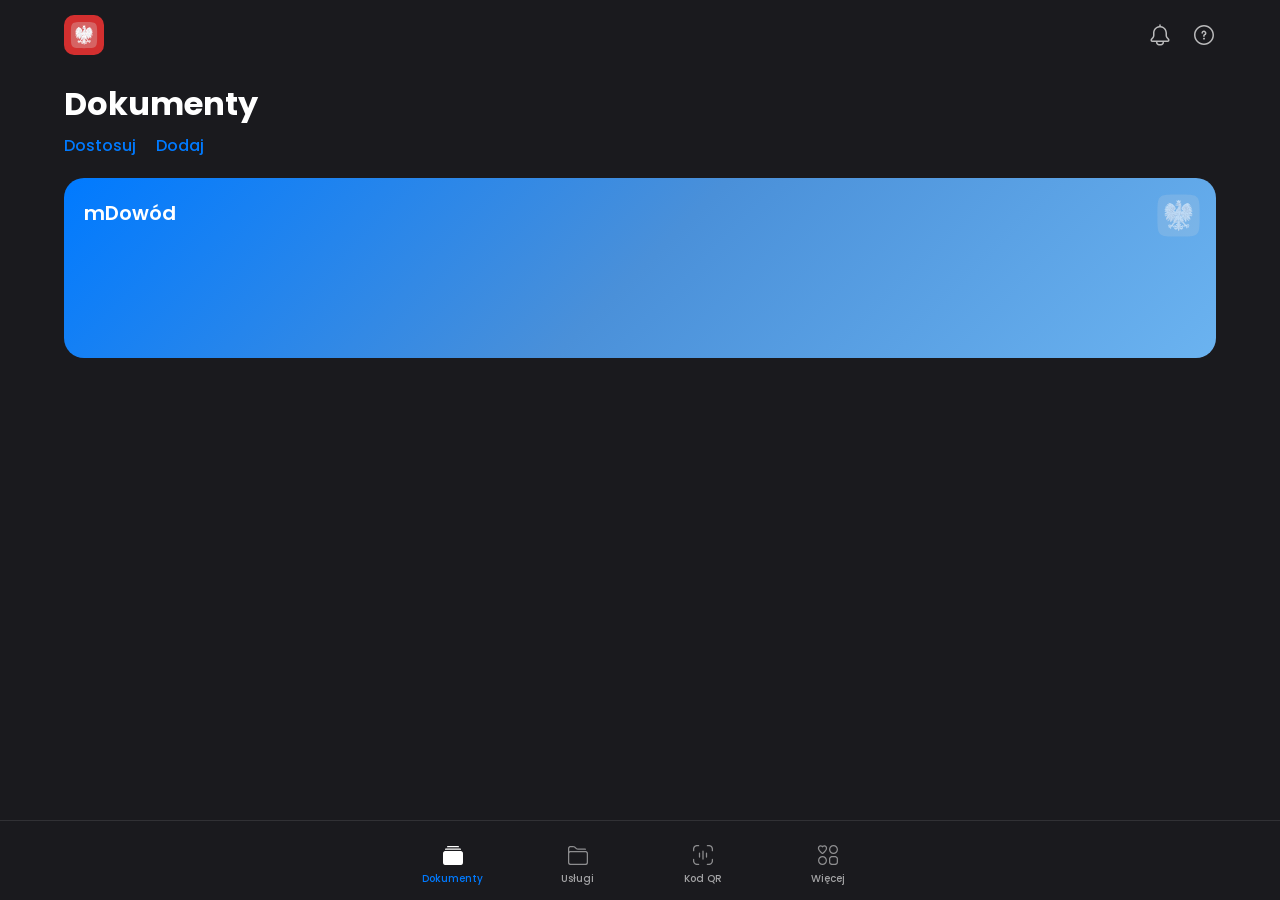
<file: documents.html>
<head>
    <title>mObywatel</title>
    <meta charset="UTF-8">
    <link rel="stylesheet" href="assets/documents.css">
    <link rel="stylesheet" href="assets/main.css">
    <link rel="icon" type="image/svg+xml" href="assets/images/eagle_logo.svg">
    <link rel="apple-touch-icon" href="assets/images/eagle_logo.svg">
    <meta name="format-detection" content="telephone=no">
    <meta name="viewport" content="width=device-width, initial-scale=1.0, user-scalable=no">
    <meta name="mobile-web-app-capable" content="yes">
    <meta name="apple-mobile-web-app-capable" content="yes">
    <meta name="apple-mobile-web-app-status-bar-style" content="black-translucent">
    <link rel="manifest" href="manifest.json">
</head>
<body>
    <div class="bottom_bar">
        <div class="bottom_bar_grid">
            <div class="bottom_element_grid" send="documents">
                <div class="bottom_element_image documents documents_open"></div>
                <p class="bottom_element_text open">Dokumenty</p>
            </div>
            <div class="bottom_element_grid" send="services">
                <div class="bottom_element_image services"></div>
                <p class="bottom_element_text">Usługi</p>
            </div>
            <div class="bottom_element_grid" send="qr">
                <div class="bottom_element_image qr"></div>
                <p class="bottom_element_text">Kod QR</p>
            </div>
            <div class="bottom_element_grid" send="more">
                <div class="bottom_element_image more"></div>
                <p class="bottom_element_text">Więcej</p>
            </div>
        </div>
    </div>

    <div class="container">
        <div class="top_bar">
            <div class="logo_holder">
                <img class="app_logo" src="assets/images/eagle_logo.svg">
            </div>
            <div class="top_right">
                <img class="notification_icon" src="assets/images/notifications.svg">
                <img class="dots_icon" src="assets/images/help.svg">
            </div>
        </div>
        <p class="main_title">Dokumenty</p>
        <div class="actions_row">
            <p class="action_link">Dostosuj</p>
            <p class="action_link">Dodaj</p>
        </div>
        <div class="card" onclick="sendTo('card')">
            <div class="card_content">
                <p class="card_title">mDowód</p>
            </div>
            <img class="card_eagle" src="assets/images/eagle_logo.svg">
        </div>
        <div class="spacer"></div>
    </div>

    <script src="assets/bar.js"></script>
    <script src="assets/manifest.js"></script>
</body>
</file>
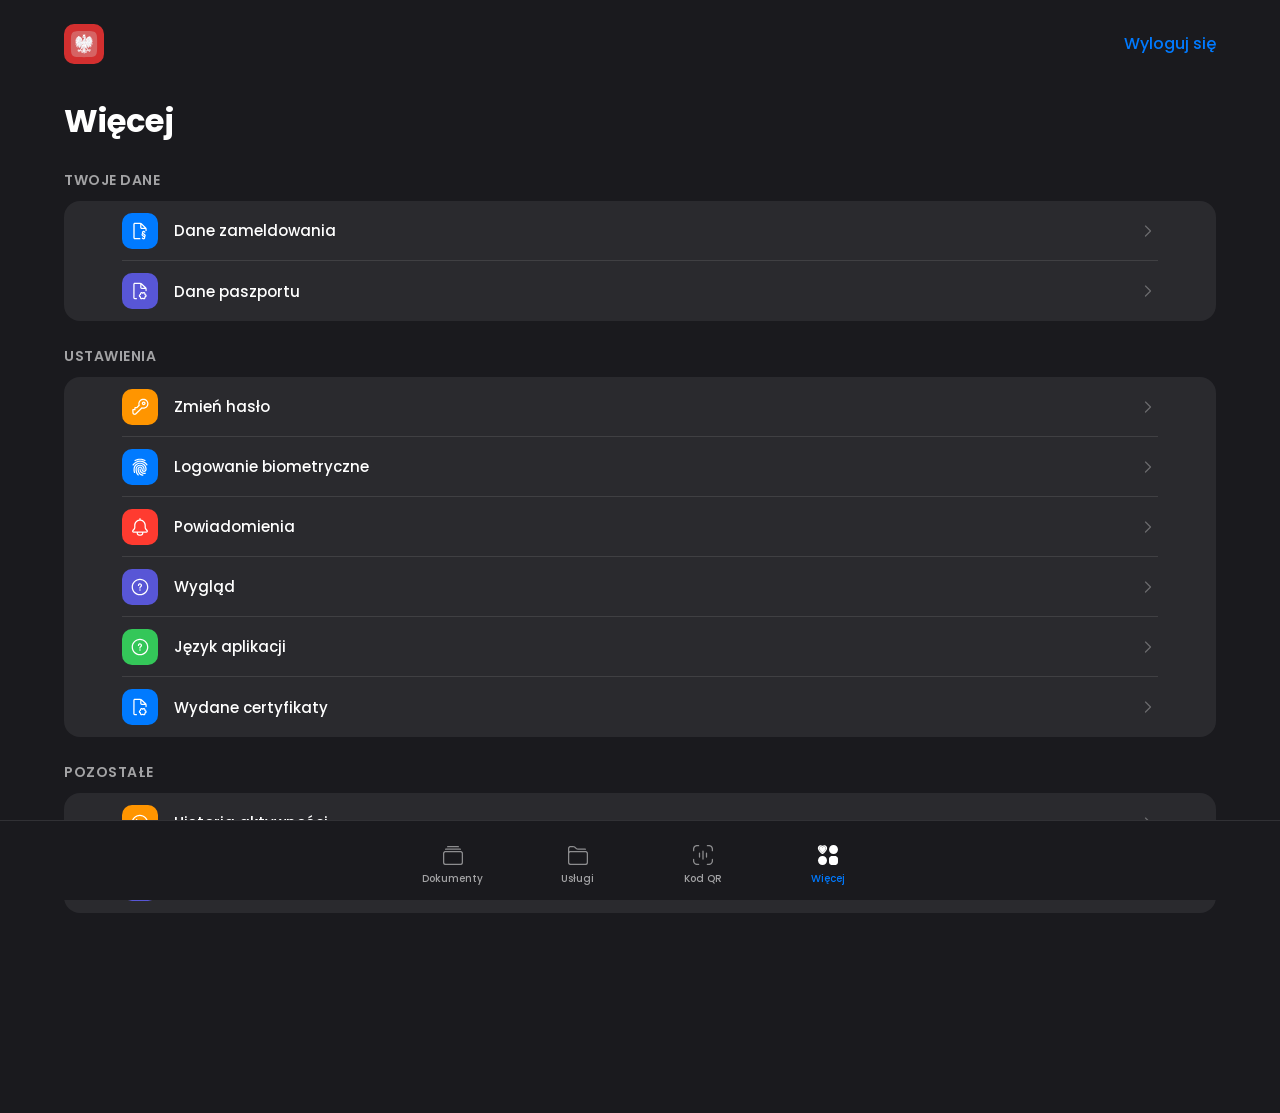
<file: more.html>
<head>
    <title>mObywatel</title>
    <meta charset="UTF-8">
    <link rel="stylesheet" href="assets/more.css">
    <link rel="stylesheet" href="assets/main.css">
    <link rel="icon" type="image/svg+xml" href="assets/images/eagle_logo.svg">
    <link rel="apple-touch-icon" href="assets/images/eagle_logo.svg">
    <meta name="format-detection" content="telephone=no">
    <meta name="viewport" content="width=device-width, initial-scale=1.0, user-scalable=no">
    <meta name="mobile-web-app-capable" content="yes">
    <meta name="apple-mobile-web-app-capable" content="yes">
    <meta name="apple-mobile-web-app-status-bar-style" content="black-translucent">
    <link rel="manifest" href="manifest.json">
</head>
<body>

    <div class="bottom_bar">
        <div class="bottom_bar_grid">
            <div class="bottom_element_grid" send="documents">
                <div class="bottom_element_image documents"></div>
                <p class="bottom_element_text">Dokumenty</p>
            </div>
            <div class="bottom_element_grid" send="services">
                <div class="bottom_element_image services"></div>
                <p class="bottom_element_text">Usługi</p>
            </div>
            <div class="bottom_element_grid" send="qr">
                <div class="bottom_element_image qr"></div>
                <p class="bottom_element_text">Kod QR</p>
            </div>
            <div class="bottom_element_grid" send="more">
                <div class="bottom_element_image more more_open"></div>
                <p class="bottom_element_text open">Więcej</p>
            </div>
        </div>
    </div>

    <div class="container">
        <div class="top_bar">
            <div class="logo_holder">
                <img class="app_logo" src="assets/images/eagle_logo.svg">
            </div>
            <p class="logout_link">Wyloguj się</p>
        </div>
        <p class="main_title">Więcej</p>

        <p class="section_title">Twoje dane</p>
        <div class="services_list">
            <div class="service">
                <div class="icon_wrap" style="background:#007aff;"><img class="service_icon" src="assets/images/legal.svg"></div>
                <p class="service_name">Dane zameldowania</p>
                <img class="arrow" src="assets/images/chevron_right.svg">
            </div>
            <div class="service" style="border: none;">
                <div class="icon_wrap" style="background:#5856d6;"><img class="service_icon" src="assets/images/certificate.svg"></div>
                <p class="service_name">Dane paszportu</p>
                <img class="arrow" src="assets/images/chevron_right.svg">
            </div>
        </div>

        <p class="section_title">Ustawienia</p>
        <div class="services_list">
            <div class="service">
                <div class="icon_wrap" style="background:#ff9500;"><img class="service_icon" src="assets/images/change_password.svg"></div>
                <p class="service_name">Zmień hasło</p>
                <img class="arrow" src="assets/images/chevron_right.svg">
            </div>
            <div class="service">
                <div class="icon_wrap" style="background:#007aff;"><img class="service_icon" src="assets/images/fingerprint.svg"></div>
                <p class="service_name">Logowanie biometryczne</p>
                <img class="arrow" src="assets/images/chevron_right.svg">
            </div>
            <div class="service">
                <div class="icon_wrap" style="background:#ff3b30;"><img class="service_icon" src="assets/images/notifications.svg"></div>
                <p class="service_name">Powiadomienia</p>
                <img class="arrow" src="assets/images/chevron_right.svg">
            </div>
            <div class="service">
                <div class="icon_wrap" style="background:#5856d6;"><img class="service_icon" src="assets/images/help.svg"></div>
                <p class="service_name">Wygląd</p>
                <img class="arrow" src="assets/images/chevron_right.svg">
            </div>
            <div class="service">
                <div class="icon_wrap" style="background:#34c759;"><img class="service_icon" src="assets/images/help.svg"></div>
                <p class="service_name">Język aplikacji</p>
                <img class="arrow" src="assets/images/chevron_right.svg">
            </div>
            <div class="service" style="border: none;">
                <div class="icon_wrap" style="background:#007aff;"><img class="service_icon" src="assets/images/certificate.svg"></div>
                <p class="service_name">Wydane certyfikaty</p>
                <img class="arrow" src="assets/images/chevron_right.svg">
            </div>
        </div>

        <p class="section_title">Pozostałe</p>
        <div class="services_list" style="margin-bottom: 100px;">
            <div class="service">
                <div class="icon_wrap" style="background:#ff9500;"><img class="service_icon" src="assets/images/history.svg"></div>
                <p class="service_name">Historia aktywności</p>
                <img class="arrow" src="assets/images/chevron_right.svg">
            </div>
            <div class="service" style="border: none;">
                <div class="icon_wrap" style="background:#5856d6;"><img class="service_icon" src="assets/images/help.svg"></div>
                <p class="service_name">O aplikacji</p>
                <img class="arrow" src="assets/images/chevron_right.svg">
            </div>
        </div>
    </div>

    <script src="assets/bar.js"></script>
    <script src="assets/manifest.js"></script>
</body>
</file>
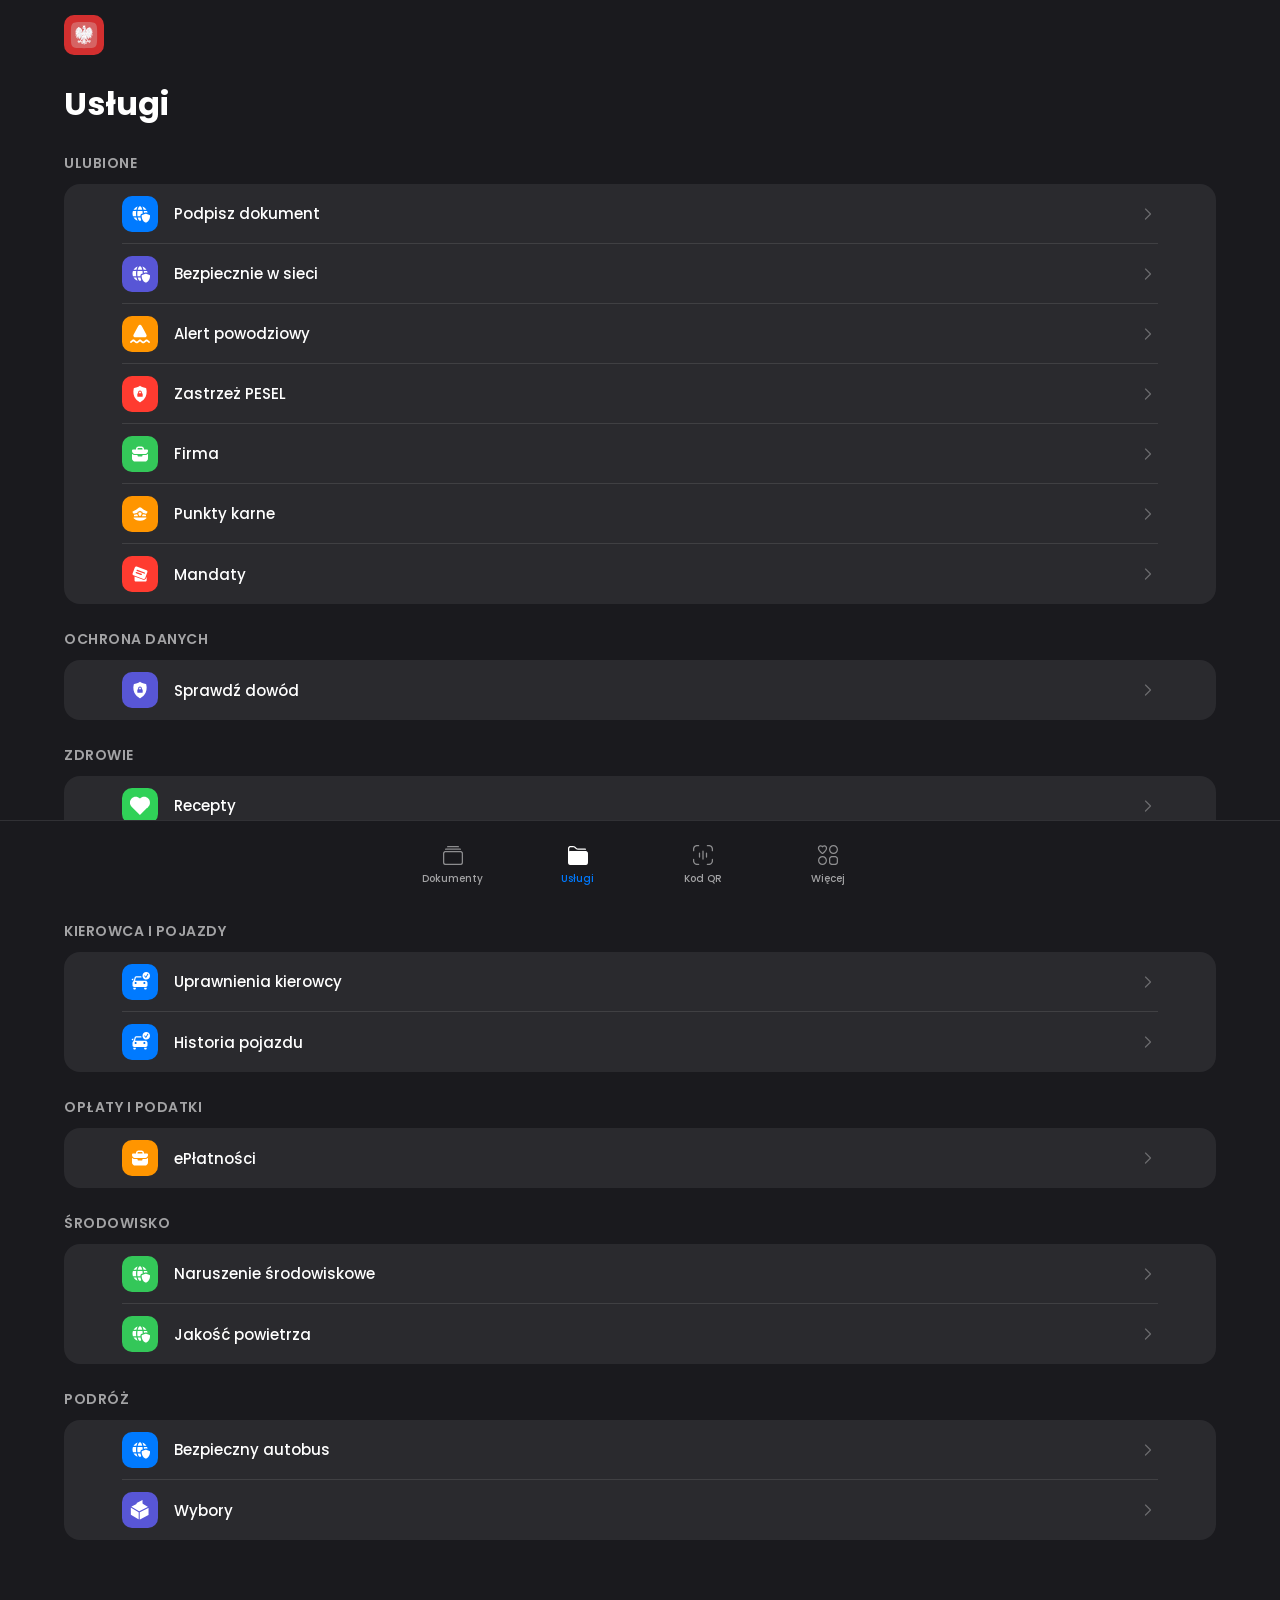
<file: services.html>
<head>
    <title>mObywatel</title>
    <meta charset="UTF-8">
    <link rel="stylesheet" href="assets/services.css">
    <link rel="stylesheet" href="assets/main.css">
    <link rel="icon" type="image/svg+xml" href="assets/images/eagle_logo.svg">
    <link rel="apple-touch-icon" href="assets/images/eagle_logo.svg">
    <meta name="format-detection" content="telephone=no">
    <meta name="viewport" content="width=device-width, initial-scale=1.0, user-scalable=no">
    <meta name="mobile-web-app-capable" content="yes">
    <meta name="apple-mobile-web-app-capable" content="yes">
    <meta name="apple-mobile-web-app-status-bar-style" content="black-translucent">
    <link rel="manifest" href="manifest.json">
</head>
<body>

    <div class="bottom_bar">
        <div class="bottom_bar_grid">
            <div class="bottom_element_grid" send="documents">
                <div class="bottom_element_image documents"></div>
                <p class="bottom_element_text">Dokumenty</p>
            </div>
            <div class="bottom_element_grid" send="services">
                <div class="bottom_element_image services services_open"></div>
                <p class="bottom_element_text open">Usługi</p>
            </div>
            <div class="bottom_element_grid" send="qr">
                <div class="bottom_element_image qr"></div>
                <p class="bottom_element_text">Kod QR</p>
            </div>
            <div class="bottom_element_grid" send="more">
                <div class="bottom_element_image more"></div>
                <p class="bottom_element_text">Więcej</p>
            </div>
        </div>
    </div>

    <div class="container">
        <div class="top_bar">
            <div class="logo_holder">
                <img class="app_logo" src="assets/images/eagle_logo.svg">
            </div>
        </div>
        <p class="main_title">Usługi</p>

        <p class="section_title">Ulubione</p>
        <div class="services_list">
            <div class="service">
                <div class="icon_wrap" style="background:#007aff;"><img class="service_icon" src="assets/images/bezpiecznie_w_sieci.svg"></div>
                <p class="service_name">Podpisz dokument</p>
                <img class="arrow" src="assets/images/chevron_right.svg">
            </div>
            <div class="service">
                <div class="icon_wrap" style="background:#5856d6;"><img class="service_icon" src="assets/images/bezpiecznie_w_sieci.svg"></div>
                <p class="service_name">Bezpiecznie w sieci</p>
                <img class="arrow" src="assets/images/chevron_right.svg">
            </div>
            <div class="service">
                <div class="icon_wrap" style="background:#ff9500;"><img class="service_icon" src="assets/images/alert_powodziowy.svg"></div>
                <p class="service_name">Alert powodziowy</p>
                <img class="arrow" src="assets/images/chevron_right.svg">
            </div>
            <div class="service">
                <div class="icon_wrap" style="background:#ff3b30;"><img class="service_icon" src="assets/images/zastrzez_pesel.svg"></div>
                <p class="service_name">Zastrzeż PESEL</p>
                <img class="arrow" src="assets/images/chevron_right.svg">
            </div>
            <div class="service">
                <div class="icon_wrap" style="background:#34c759;"><img class="service_icon" src="assets/images/firma.svg"></div>
                <p class="service_name">Firma</p>
                <img class="arrow" src="assets/images/chevron_right.svg">
            </div>
            <div class="service">
                <div class="icon_wrap" style="background:#ff9500;"><img class="service_icon" src="assets/images/punkty_karne.svg"></div>
                <p class="service_name">Punkty karne</p>
                <img class="arrow" src="assets/images/chevron_right.svg">
            </div>
            <div class="service" style="border: none;">
                <div class="icon_wrap" style="background:#ff3b30;"><img class="service_icon" src="assets/images/mandaty.svg"></div>
                <p class="service_name">Mandaty</p>
                <img class="arrow" src="assets/images/chevron_right.svg">
            </div>
        </div>

        <p class="section_title">Ochrona danych</p>
        <div class="services_list">
            <div class="service" style="border: none;">
                <div class="icon_wrap" style="background:#5856d6;"><img class="service_icon" src="assets/images/zastrzez_pesel.svg"></div>
                <p class="service_name">Sprawdź dowód</p>
                <img class="arrow" src="assets/images/chevron_right.svg">
            </div>
        </div>

        <p class="section_title">Zdrowie</p>
        <div class="services_list">
            <div class="service">
                <div class="icon_wrap" style="background:#30d158;"><img class="service_icon" src="assets/images/recepty.svg"></div>
                <p class="service_name">Recepty</p>
                <img class="arrow" src="assets/images/chevron_right.svg">
            </div>
            <div class="service" style="border: none;">
                <div class="icon_wrap" style="background:#30d158;"><img class="service_icon" src="assets/images/recepty.svg"></div>
                <p class="service_name">mojeIKP</p>
                <img class="arrow" src="assets/images/chevron_right.svg">
            </div>
        </div>

        <p class="section_title">Kierowca i pojazdy</p>
        <div class="services_list">
            <div class="service">
                <div class="icon_wrap" style="background:#007aff;"><img class="service_icon" src="assets/images/historia_pojazdu.svg"></div>
                <p class="service_name">Uprawnienia kierowcy</p>
                <img class="arrow" src="assets/images/chevron_right.svg">
            </div>
            <div class="service" style="border: none;">
                <div class="icon_wrap" style="background:#007aff;"><img class="service_icon" src="assets/images/historia_pojazdu.svg"></div>
                <p class="service_name">Historia pojazdu</p>
                <img class="arrow" src="assets/images/chevron_right.svg">
            </div>
        </div>

        <p class="section_title">Opłaty i podatki</p>
        <div class="services_list">
            <div class="service" style="border: none;">
                <div class="icon_wrap" style="background:#ff9500;"><img class="service_icon" src="assets/images/firma.svg"></div>
                <p class="service_name">ePłatności</p>
                <img class="arrow" src="assets/images/chevron_right.svg">
            </div>
        </div>

        <p class="section_title">Środowisko</p>
        <div class="services_list">
            <div class="service">
                <div class="icon_wrap" style="background:#34c759;"><img class="service_icon" src="assets/images/bezpiecznie_w_sieci.svg"></div>
                <p class="service_name">Naruszenie środowiskowe</p>
                <img class="arrow" src="assets/images/chevron_right.svg">
            </div>
            <div class="service" style="border: none;">
                <div class="icon_wrap" style="background:#34c759;"><img class="service_icon" src="assets/images/bezpiecznie_w_sieci.svg"></div>
                <p class="service_name">Jakość powietrza</p>
                <img class="arrow" src="assets/images/chevron_right.svg">
            </div>
        </div>

        <p class="section_title">Podróż</p>
        <div class="services_list" style="margin-bottom: 100px;">
            <div class="service">
                <div class="icon_wrap" style="background:#007aff;"><img class="service_icon" src="assets/images/bezpiecznie_w_sieci.svg"></div>
                <p class="service_name">Bezpieczny autobus</p>
                <img class="arrow" src="assets/images/chevron_right.svg">
            </div>
            <div class="service" style="border: none;">
                <div class="icon_wrap" style="background:#5856d6;"><img class="service_icon" src="assets/images/wybory.svg"></div>
                <p class="service_name">Wybory</p>
                <img class="arrow" src="assets/images/chevron_right.svg">
            </div>
        </div>
    </div>

    <script src="assets/bar.js"></script>
    <script src="assets/manifest.js"></script>
</body>
</file>
<file: assets/documents.css>
.container{
    width: 90%;
    margin-left: auto;
    margin-right: auto;
    padding-bottom: 100px;
}

.top_bar{
    display: flex;
    justify-content: space-between;
    align-items: center;
    margin-top: 15px;
}

.logo_holder{
    width: 40px;
    height: 40px;
    background: #d32f2f;
    border-radius: 10px;
    display: flex;
    align-items: center;
    justify-content: center;
}

.app_logo{
    width: 28px;
    height: 28px;
}

.top_right{
    display: flex;
    gap: 20px;
    align-items: center;
}

.notification_icon,
.dots_icon{
    width: 24px;
    height: 24px;
    filter: invert(1);
    opacity: 0.7;
}

.main_title{
    font-size: 32px;
    font-weight: bold;
    margin-top: 25px;
    margin-bottom: 5px;
}

.actions_row{
    display: flex;
    gap: 20px;
    margin-bottom: 20px;
}

.action_link{
    color: var(--text);
    font-size: 16px;
    font-weight: 500;
    margin: 0;
    cursor: pointer;
}

.card{
    width: 100%;
    height: 180px;
    background: linear-gradient(135deg, #007aff 0%, #4a90d9 50%, #6bb3f0 100%);
    border-radius: 20px;
    padding: 20px;
    box-sizing: border-box;
    position: relative;
    overflow: hidden;
    cursor: pointer;
    margin-bottom: 15px;
}

.card_content{
    position: relative;
    z-index: 1;
}

.card_title{
    color: white;
    font-size: 20px;
    font-weight: 600;
    margin: 0;
}

.card_eagle{
    position: absolute;
    top: 15px;
    right: 15px;
    width: 45px;
    height: 45px;
    opacity: 0.6;
}

.spacer{
    height: 20px;
}
</file>
<file: assets/main.css>
@import url('https://fonts.googleapis.com/css2?family=Poppins:ital,wght@0,100;0,200;0,300;0,400;0,500;0,600;0,700;0,800;0,900;1,100;1,200;1,300;1,400;1,500;1,600;1,700;1,800;1,900&family=Roboto:ital,wght@0,100;0,300;0,400;0,500;0,700;0,900;1,100;1,300;1,400;1,500;1,700;1,900&display=swap');

:root{
    --text: #007aff;
    --bg-dark: #1a1a1e;
    --bg-card: #2a2a2e;
    --text-primary: #ffffff;
    --text-secondary: rgba(255, 255, 255, 0.6);
}

body{
    background-color: var(--bg-dark);
    color: var(--text-primary);
    margin: 0;
}

p, input{
    font-family: "Poppins", sans-serif;
}

*{
    -webkit-user-select: none;
    -ms-user-select: none;
    user-select: none;
    -webkit-tap-highlight-color: transparent;
    box-sizing: border-box;
}

::-webkit-scrollbar { display: none; }
::-webkit-scrollbar-track { display: none; }
::-webkit-scrollbar-thumb { display: none; }

.main_button{
    color: var(--text);
    background-color: rgba(0, 122, 255, 0.15);
    width: max-content;
    padding-left: 15px;
    padding-right: 15px;
    font-size: 14px;
    font-weight: 600;
    height: 32px;
    margin-top: auto;
    margin-bottom: auto;
    margin-left: auto;
    margin-right: 20px;
    border-radius: 20px;
    border: none;
    cursor: pointer;
}

/* Bottom bar */
.bottom_bar{
    position: fixed;
    background-color: var(--bg-dark);
    border-top: 0.5px solid rgba(255, 255, 255, 0.1);
    bottom: 0;
    left: 0;
    width: 100%;
    height: 80px;
    z-index: 10;
}

.bottom_bar_grid{
    display: grid;
    grid-template-columns: repeat(4, 1fr);
    height: 100%;
    width: 100%;
    max-width: 500px;
    margin: 0 auto;
}

.bottom_element_grid{
    display: flex;
    flex-direction: column;
    align-items: center;
    justify-content: center;
    gap: 4px;
    cursor: pointer;
    padding-top: 8px;
}

.bottom_element_image{
    pointer-events: none;
    width: 24px;
    height: 24px;
    background-position: center;
    background-size: contain;
    background-repeat: no-repeat;
    filter: invert(1);
    opacity: 0.5;
}

.bottom_element_text{
    margin: 0;
    font-size: 10px;
    color: var(--text-secondary);
    font-weight: 500;
    text-align: center;
}

/* Bottom bar icon classes - using local SVGs */
.home{ background-image: url('images/home.svg'); }
.documents{ background-image: url('images/lift_documents.svg'); }
.services{ background-image: url('images/lift_services.svg'); }
.qr{ background-image: url('images/lift_qr.svg'); }
.more{ background-image: url('images/lift_more.svg'); }

.home_open{ background-image: url('images/lift_documents_fill.svg'); opacity: 1; }
.documents_open{ background-image: url('images/lift_documents_fill.svg'); opacity: 1; }
.services_open{ background-image: url('images/lift_services_fill.svg'); opacity: 1; }
.qr_open{ background-image: url('images/lift_qr_fill.svg'); opacity: 1; }
.more_open{ background-image: url('images/lift_more_fill.svg'); opacity: 1; }

.open{
    color: var(--text) !important;
}

/* Search */
.search_grid{
    display: grid;
    width: 100%;
    grid-template-columns: 40px 1fr;
    background-color: var(--bg-card);
    padding: 5px;
    border-radius: 12px;
    margin-top: 0px;
}

.search_icon{
    width: 20px;
    margin: auto;
    filter: invert(1);
    opacity: 0.5;
}

.search{
    outline: none;
    border: none;
    background-color: transparent;
    font-weight: 500;
    font-size: 15px;
    margin-left: 5px;
    color: var(--text-primary);
}

.search::placeholder{
    color: var(--text-secondary);
}

/* Services list */
.services_list{
    display: grid;
    grid-template-columns: 100%;
    width: 100%;
    height: max-content;
    grid-auto-flow: row;
    grid-auto-rows: max-content;
    background-color: var(--bg-card);
    border-radius: 16px;
}

.service{
    width: 90%;
    margin-left: auto;
    margin-right: auto;
    display: grid;
    grid-template-columns: 40px 1fr 20px;
    gap: 12px;
    border-bottom: 0.5px solid rgba(255, 255, 255, 0.1);
    height: 60px;
}

.icon_wrap{
    width: 36px;
    height: 36px;
    border-radius: 10px;
    display: flex;
    align-items: center;
    justify-content: center;
    margin-top: auto;
    margin-bottom: auto;
}

.service_icon{
    width: 20px;
    height: 20px;
    margin-top: auto;
    margin-bottom: auto;
    filter: brightness(0) invert(1);
}

.service_name{
    margin-top: auto;
    margin-bottom: auto;
    width: 100%;
    height: max-content;
    font-weight: 500;
    font-size: 15px;
}

.arrow{
    width: 20px;
    margin-top: auto;
    margin-bottom: auto;
    margin-right: 0px;
    margin-left: auto;
    filter: invert(1);
    opacity: 0.3;
}
</file>
<file: assets/more.css>
.container{
    width: 90%;
    margin-left: auto;
    margin-right: auto;
    padding-bottom: 100px;
}

.top_bar{
    display: flex;
    justify-content: space-between;
    align-items: center;
    margin-top: 15px;
}

.logo_holder{
    width: 40px;
    height: 40px;
    background: #d32f2f;
    border-radius: 10px;
    display: flex;
    align-items: center;
    justify-content: center;
}

.app_logo{
    width: 28px;
    height: 28px;
}

.logout_link{
    color: var(--text);
    font-size: 16px;
    font-weight: 500;
    cursor: pointer;
}

.main_title{
    font-size: 32px;
    font-weight: bold;
    margin-top: 25px;
    margin-bottom: 5px;
}

.section_title{
    font-size: 14px;
    font-weight: 600;
    color: var(--text-secondary);
    text-transform: uppercase;
    letter-spacing: 0.5px;
    margin-top: 25px;
    margin-bottom: 10px;
}
</file>
<file: assets/services.css>
.container{
    width: 90%;
    margin-left: auto;
    margin-right: auto;
    padding-bottom: 100px;
}

.top_bar{
    display: flex;
    justify-content: space-between;
    align-items: center;
    margin-top: 15px;
}

.logo_holder{
    width: 40px;
    height: 40px;
    background: #d32f2f;
    border-radius: 10px;
    display: flex;
    align-items: center;
    justify-content: center;
}

.app_logo{
    width: 28px;
    height: 28px;
}

.main_title{
    font-size: 32px;
    font-weight: bold;
    margin-top: 25px;
    margin-bottom: 5px;
}

.section_title{
    font-size: 14px;
    font-weight: 600;
    color: var(--text-secondary);
    text-transform: uppercase;
    letter-spacing: 0.5px;
    margin-top: 25px;
    margin-bottom: 10px;
}

.action{
    position: absolute;
    top: 10px;
    right: 10px;
    color: var(--text);
    height: max-content;
    margin-top: 0;
}
</file>
